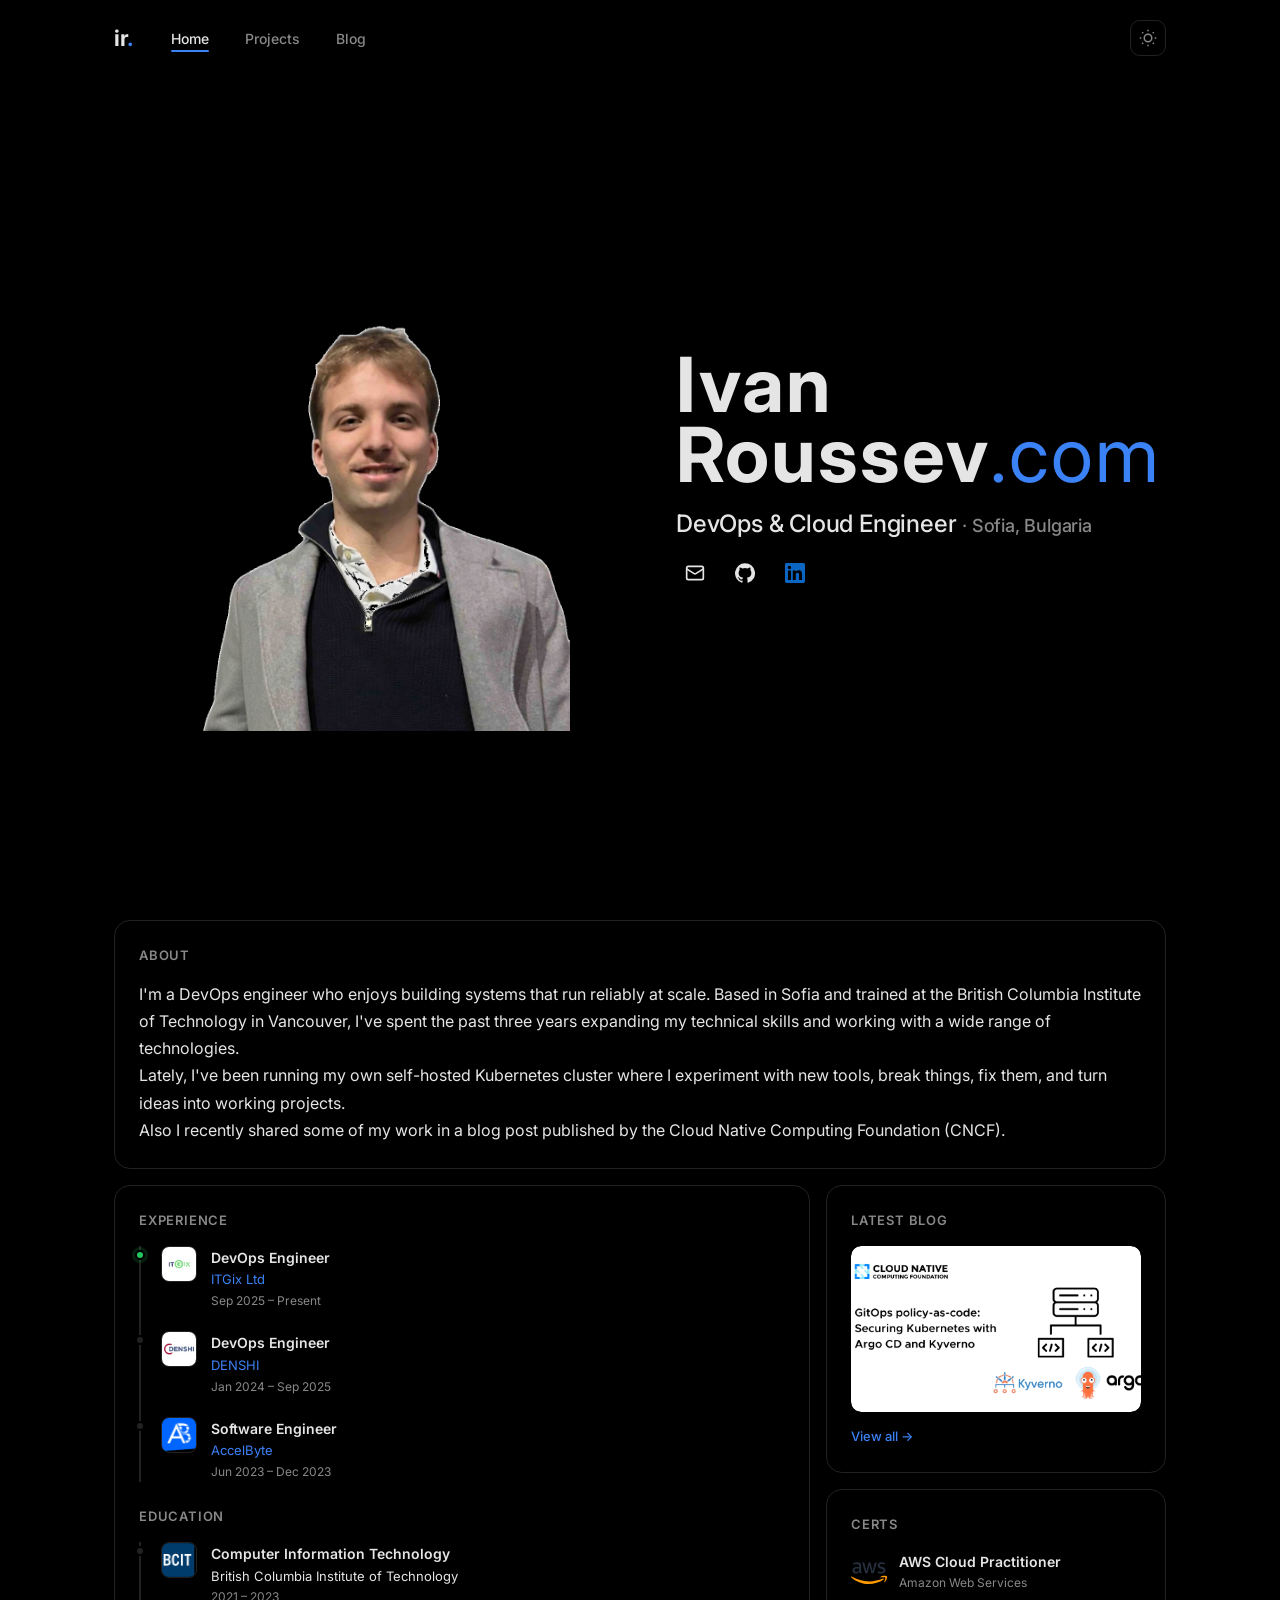
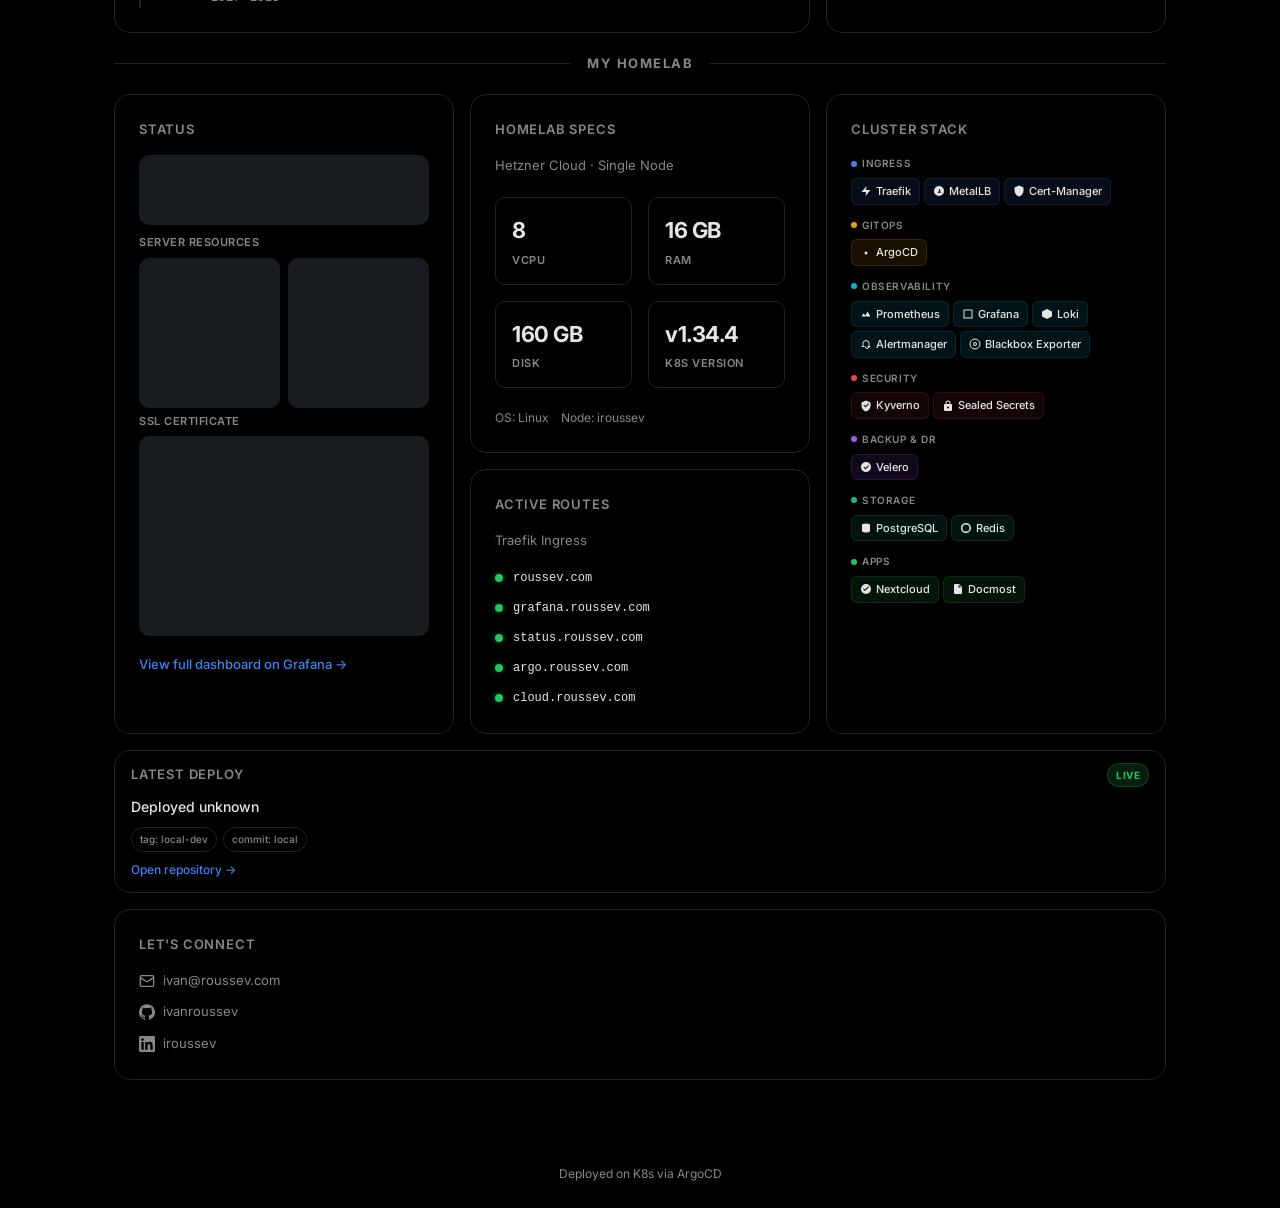
<file: index.html>
<!DOCTYPE html>
<html lang="en">
<head>
    <meta charset="UTF-8">
    <meta name="viewport" content="width=device-width, initial-scale=1.0">
    <title>Ivan Roussev — DevOps Engineer</title>
        <meta name="description" content="Ivan Roussev is a DevOps and infrastructure engineer building scalable production systems, GitOps workflows, and self-hosted Kubernetes platforms.">
        <meta name="robots" content="index,follow,max-image-preview:large">
        <link rel="canonical" href="https://roussev.com/">

        <meta property="og:type" content="website">
        <meta property="og:url" content="https://roussev.com/">
        <meta property="og:title" content="Ivan Roussev — DevOps Engineer">
        <meta property="og:description" content="DevOps and infrastructure engineer building scalable production systems, GitOps workflows, and self-hosted Kubernetes platforms.">
        <meta property="og:image" content="https://roussev.com/ivan-pfp.jpg">
        <meta property="og:site_name" content="Ivan Roussev">

        <meta name="twitter:card" content="summary_large_image">
        <meta name="twitter:title" content="Ivan Roussev — DevOps Engineer">
        <meta name="twitter:description" content="DevOps and infrastructure engineer building scalable production systems and self-hosted Kubernetes platforms.">
        <meta name="twitter:image" content="https://roussev.com/ivan-pfp.jpg">

    <link rel="icon" type="image/svg+xml" href="/favicon.svg">
    <link rel="preconnect" href="https://fonts.googleapis.com">
    <link rel="preconnect" href="https://fonts.gstatic.com" crossorigin>
    <script>
        (function () {
            try {
                if (localStorage.getItem('theme') === 'light') {
                    document.documentElement.setAttribute('data-theme', 'light');
                }
            } catch (e) {}
        })();
    </script>
        <link rel="preload" as="image" href="/pfp-no-bg.png" fetchpriority="high">
    <link href="https://fonts.googleapis.com/css2?family=Inter:wght@300;400;500;600;700&display=swap" rel="stylesheet">
    <link rel="stylesheet" href="/style.css">
        <script type="application/ld+json">
        {
            "@context": "https://schema.org",
            "@type": "Person",
            "name": "Ivan Roussev",
            "url": "https://roussev.com/",
            "jobTitle": "DevOps Engineer",
            "email": "mailto:ivan@roussev.com",
            "sameAs": [
                "https://github.com/ivanroussev",
                "https://linkedin.com/in/iroussev"
            ]
        }
        </script>
</head>
<body class="home-page">
        <a href="#main-content" class="skip-link">Skip to content</a>
    <header class="site-header">
        <a href="/" class="logo">ir<span class="logo-dot">.</span></a>
        <nav class="nav">
                        <a href="/" class="nav-link active" aria-current="page">Home</a>
            <a href="/projects" class="nav-link">Projects</a>
            <a href="/blogs" class="nav-link">Blog</a>
        </nav>
        <button class="theme-toggle" onclick="toggleTheme()" aria-label="Toggle theme">
            <svg class="icon-sun" width="18" height="18" viewBox="0 0 24 24" fill="none" stroke="currentColor" stroke-width="2"><circle cx="12" cy="12" r="5"/><path d="M12 1v2M12 21v2M4.22 4.22l1.42 1.42M18.36 18.36l1.42 1.42M1 12h2M21 12h2M4.22 19.78l1.42-1.42M18.36 5.64l1.42-1.42"/></svg>
            <svg class="icon-moon" width="18" height="18" viewBox="0 0 24 24" fill="none" stroke="currentColor" stroke-width="2"><path d="M21 12.79A9 9 0 1 1 11.21 3 7 7 0 0 0 21 12.79z"/></svg>
        </button>
    </header>

    <section class="hero-profile" aria-label="Profile">
        <div class="hero-bg-shape hero-bg-shape-one" aria-hidden="true"></div>
        <div class="hero-bg-shape hero-bg-shape-two" aria-hidden="true"></div>
        <div class="hero-profile-photo hero-photo-reveal">
            <div class="avatar-frame">
                <img src="/pfp-no-bg.png" alt="Ivan Roussev" class="avatar" width="880" height="1168" loading="eager" decoding="async" fetchpriority="high">
            </div>
        </div>
        <div class="hero-profile-content">
            <h1 class="profile-name hero-reveal">Ivan Roussev<span class="name-tld">.com</span></h1>
            <p class="profile-value hero-reveal hero-reveal-delay-1">DevOps & Cloud Engineer <span class="profile-location">· Sofia, Bulgaria</span></p>
            <div class="hero-actions hero-reveal hero-reveal-delay-2">
                <div class="social-row">
                    <a href="mailto:ivan@roussev.com" class="social-link social-link-email" aria-label="Email" title="Email">
                        <svg width="18" height="18" viewBox="0 0 24 24" fill="none" stroke="currentColor" stroke-width="2"><rect x="2" y="4" width="20" height="16" rx="2"/><path d="m22 7-8.97 5.7a1.94 1.94 0 0 1-2.06 0L2 7"/></svg>
                    </a>
                    <a href="https://github.com/ivanroussev" target="_blank" rel="noopener" class="social-link social-link-github" aria-label="GitHub" title="GitHub">
                        <svg width="18" height="18" viewBox="0 0 24 24" fill="currentColor"><path d="M12 .3a12 12 0 0 0-3.8 23.38c.6.1.82-.26.82-.58v-2.02c-3.34.73-4.04-1.61-4.04-1.61a3.18 3.18 0 0 0-1.34-1.76c-1.08-.74.08-.73.08-.73a2.52 2.52 0 0 1 1.84 1.24 2.56 2.56 0 0 0 3.5 1 2.56 2.56 0 0 1 .76-1.6c-2.67-.3-5.47-1.33-5.47-5.93a4.64 4.64 0 0 1 1.24-3.22 4.3 4.3 0 0 1 .12-3.18s1-.32 3.3 1.23a11.38 11.38 0 0 1 6 0c2.28-1.55 3.28-1.23 3.28-1.23a4.3 4.3 0 0 1 .12 3.18 4.64 4.64 0 0 1 1.24 3.22c0 4.61-2.8 5.63-5.48 5.92a2.86 2.86 0 0 1 .82 2.22v3.29c0 .32.22.7.82.58A12 12 0 0 0 12 .3"/></svg>
                    </a>
                    <a href="https://linkedin.com/in/iroussev" target="_blank" rel="noopener" class="social-link social-link-linkedin" aria-label="LinkedIn" title="LinkedIn">
                        <svg width="18" height="18" viewBox="0 0 24 24" fill="currentColor"><path d="M20.45 20.45h-3.55v-5.57c0-1.33-.02-3.04-1.85-3.04-1.85 0-2.14 1.45-2.14 2.94v5.67H9.36V9h3.41v1.56h.05a3.74 3.74 0 0 1 3.37-1.85c3.6 0 4.27 2.37 4.27 5.46v6.28zM5.34 7.43a2.06 2.06 0 1 1 0-4.12 2.06 2.06 0 0 1 0 4.12zM7.12 20.45H3.56V9h3.56v11.45zM22.22 0H1.77A1.75 1.75 0 0 0 0 1.73v20.54A1.75 1.75 0 0 0 1.77 24h20.45A1.75 1.75 0 0 0 24 22.27V1.73A1.75 1.75 0 0 0 22.22 0z"/></svg>
                    </a>
                </div>
            </div>
        </div>
    </section>

    <main id="main-content" class="bento-grid">

        <section class="tile tile-about" aria-label="About">
            <h2>About</h2>
            <p>I'm a DevOps engineer who enjoys building systems that run reliably at scale. Based in Sofia and trained at the British Columbia Institute of Technology in Vancouver, I've spent the past three years expanding my technical skills and working with a wide range of technologies.</p>
            <p>Lately, I've been running my own self-hosted Kubernetes cluster where I experiment with new tools, break things, fix them, and turn ideas into working projects.</p>
            <p>Also I recently shared some of my work in a blog post published by the Cloud Native Computing Foundation (CNCF).</p>
        </section>

        <section class="tile tile-release" aria-label="Latest deployment">
            <div class="release-head">
                <h2>Latest Deploy</h2>
                <span class="release-live">Live</span>
            </div>
            <p class="release-time" id="deploy-time-text" aria-live="polite">Loading deploy details...</p>
            <div class="release-chips">
                <a id="deploy-tag-link" class="release-chip" href="#" target="_blank" rel="noopener">tag: --</a>
                <a id="deploy-commit-link" class="release-chip" href="#" target="_blank" rel="noopener">commit: --</a>
            </div>
            <a id="deploy-repo-link" class="tile-link" href="#" target="_blank" rel="noopener">Open repository →</a>
        </section>

        <section class="tile tile-experience" aria-label="Experience & Education">
            <h2>Experience</h2>
            <div class="timeline">
                <div class="timeline-item">
                    <span class="timeline-dot current"></span>
                    <img src="/icons/itgixltd_logo.jpeg" alt="ITGix" class="timeline-logo">
                    <div>
                        <p class="timeline-role">DevOps Engineer</p>
                        <p class="timeline-company"><a href="https://itgix.com/">ITGix Ltd</a></p>
                        <p class="timeline-date">Sep 2025 – Present</p>
                    </div>
                </div>
                <div class="timeline-item">
                    <span class="timeline-dot"></span>
                    <img src="/icons/denshi-logo.jpeg" alt="DENSHI" class="timeline-logo">
                    <div>
                        <p class="timeline-role">DevOps Engineer</p>
                        <p class="timeline-company"><a href="https://www.denshi.bg/">DENSHI</a></p>
                        <p class="timeline-date">Jan 2024 – Sep 2025</p>
                    </div>
                </div>
                <div class="timeline-item">
                    <span class="timeline-dot"></span>
                    <img src="/icons/accelbyte.png" alt="AccelByte" class="timeline-logo">
                    <div>
                        <p class="timeline-role">Software Engineer</p>
                        <p class="timeline-company"><a href="https://accelbyte.io/">AccelByte</a></p>
                        <p class="timeline-date">Jun 2023 – Dec 2023</p>
                    </div>
                </div>
            </div>
            <h2 style="margin-top: 24px;">Education</h2>
            <div class="timeline">
                <div class="timeline-item">
                    <span class="timeline-dot"></span>
                    <img src="/icons/BCIT_logo.svg.png" alt="BCIT" class="timeline-logo">
                    <div>
                        <p class="timeline-role">Computer Information Technology</p>
                        <p class="timeline-company">British Columbia Institute of Technology</p>
                        <p class="timeline-date">2021 – 2023</p>
                    </div>
                </div>
            </div>
        </section>

        <section class="tile tile-blog" aria-label="Latest Blog">
            <h2>Latest Blog</h2>
            <a href="https://www.cncf.io/blog/2026/04/02/gitops-policy-as-code-securing-kubernetes-with-argo-cd-and-kyverno/" target="_blank" rel="noopener" class="blog-card">
                <img src="/cncf-blog.png" alt="GitOps policy-as-code: Securing Kubernetes with Argo CD and Kyverno" class="blog-card-img" loading="lazy" width="1800" height="945">
            </a>
            <a href="/blogs" class="tile-link">View all →</a>
        </section>

        <section class="tile tile-certs" aria-label="Certifications">
            <h2>Certs</h2>
            <a href="https://www.credly.com/badges/6144fc56-ef0e-4da1-af6d-7025732199f7/linked_in_profile" target="_blank" rel="noopener" class="cert-badge">
                <img src="/icons8-aws.svg" alt="AWS" class="cert-aws-icon" width="36" height="36">
                <div>
                    <p class="cert-name">AWS Cloud Practitioner</p>
                    <p class="cert-issuer">Amazon Web Services</p>
                </div>
            </a>
        </section>

        <div class="section-divider" aria-hidden="true">
            <span class="section-divider-text">My Homelab</span>
        </div>

        <section class="tile tile-status" aria-label="Status Dashboard">
            <h2>Status</h2>
            <div class="grafana-uptime">
                <iframe src="https://grafana.roussev.com/d-solo/roussev-status-page/roussev-com-status-page?orgId=1&panelId=1&theme=dark&refresh=30s" title="Overall Uptime"></iframe>
            </div>
            <p class="status-section-label">Server Resources</p>
            <div class="grafana-gauges">
                <div class="grafana-gauge">
                    <iframe src="https://grafana.roussev.com/d-solo/roussev-status-page/roussev-com-status-page?orgId=1&panelId=10&theme=dark&refresh=30s" title="CPU Usage"></iframe>
                </div>
                <div class="grafana-gauge">
                    <iframe src="https://grafana.roussev.com/d-solo/roussev-status-page/roussev-com-status-page?orgId=1&panelId=11&theme=dark&refresh=30s" title="Memory Usage"></iframe>
                </div>
            </div>
            <p class="status-section-label">SSL Certificate</p>
            <div class="ssl-embed">
                <iframe src="https://grafana.roussev.com/d-solo/ssl-cert-expiry/ssl-certificate-expiry?orgId=1&theme=dark&refresh=30s&panelId=1" title="SSL Certificate Expiry"></iframe>
            </div>
            <a href="https://grafana.roussev.com/d/roussev-status-page/roussev-com-status-page" target="_blank" rel="noopener" class="tile-link">View full dashboard on Grafana →</a>
        </section>

        <section class="tile tile-specs" aria-label="Homelab Specs">
            <h2>Homelab Specs</h2>
            <span class="specs-provider">Hetzner Cloud · Single Node</span>
            <div class="specs-grid">
                <div class="specs-item">
                    <span class="specs-value">8</span>
                    <span class="specs-label">vCPU</span>
                </div>
                <div class="specs-item">
                    <span class="specs-value">16 GB</span>
                    <span class="specs-label">RAM</span>
                </div>
                <div class="specs-item">
                    <span class="specs-value">160 GB</span>
                    <span class="specs-label">Disk</span>
                </div>
                <div class="specs-item">
                    <span class="specs-value">v1.34.4</span>
                    <span class="specs-label">K8s Version</span>
                </div>
            </div>
            <div class="specs-meta">
                <span>OS: Linux</span>
                <span>Node: iroussev</span>
            </div>
        </section>

        <section class="tile tile-routes" aria-label="Active Routes">
            <h2>Active Routes</h2>
            <span class="routes-provider">Traefik Ingress</span>
            <ul class="routes-list">
                <li class="routes-item">
                    <span class="routes-dot"></span>
                    <a href="https://roussev.com" target="_blank" rel="noopener">roussev.com</a>
                </li>
                <li class="routes-item">
                    <span class="routes-dot"></span>
                    <a href="https://grafana.roussev.com" target="_blank" rel="noopener">grafana.roussev.com</a>
                </li>
                <li class="routes-item">
                    <span class="routes-dot"></span>
                    <a href="https://status.roussev.com" target="_blank" rel="noopener">status.roussev.com</a>
                </li>
                <li class="routes-item">
                    <span class="routes-dot"></span>
                    <a href="https://argo.roussev.com" target="_blank" rel="noopener">argo.roussev.com</a>
                </li>
                <li class="routes-item">
                    <span class="routes-dot"></span>
                    <a href="https://cloud.roussev.com" target="_blank" rel="noopener">cloud.roussev.com</a>
                </li>
            </ul>
        </section>

        <section class="tile tile-stack" aria-label="Cluster Stack">
            <h2>Cluster Stack</h2>
            <div class="stack-group">
                <span class="stack-group-label"><span class="stack-dot" style="background: #3b82f6"></span>Ingress</span>
                <div class="stack-chips">
                    <span class="stack-chip stack-chip--blue"><svg width="12" height="12" viewBox="0 0 24 24" fill="currentColor" aria-hidden="true"><path d="M13 2L3 14h9l-1 8 10-12h-9l1-8z"/></svg>Traefik</span>
                    <span class="stack-chip stack-chip--blue"><svg width="12" height="12" viewBox="0 0 24 24" fill="currentColor" aria-hidden="true"><path d="M12 2a10 10 0 1 0 0 20 10 10 0 0 0 0-20zm-1 14H9l3-4.5V8h2v3.5L17 16h-2l-2-3v3h-2z"/></svg>MetalLB</span>
                    <span class="stack-chip stack-chip--blue"><svg width="12" height="12" viewBox="0 0 24 24" fill="currentColor" aria-hidden="true"><path d="M12 1L3 5v6c0 5.55 3.84 10.74 9 12 5.16-1.26 9-6.45 9-12V5l-9-4z"/></svg>Cert-Manager</span>
                </div>
            </div>
            <div class="stack-group">
                <span class="stack-group-label"><span class="stack-dot" style="background: #f59e0b"></span>GitOps</span>
                <div class="stack-chips">
                    <span class="stack-chip stack-chip--orange"><svg width="12" height="12" viewBox="0 0 24 24" fill="currentColor" aria-hidden="true"><circle cx="12" cy="12" r="3"/><path d="M12 2v4m0 12v4M4.93 4.93l2.83 2.83m8.48 8.48l2.83 2.83M2 12h4m12 0h4M4.93 19.07l2.83-2.83m8.48-8.48l2.83-2.83"/></svg>ArgoCD</span>
                </div>
            </div>
            <div class="stack-group">
                <span class="stack-group-label"><span class="stack-dot" style="background: #06b6d4"></span>Observability</span>
                <div class="stack-chips">
                    <span class="stack-chip stack-chip--cyan"><svg width="12" height="12" viewBox="0 0 24 24" fill="currentColor" aria-hidden="true"><path d="M3 17l4-6 4 4 4-8 6 10H3z"/></svg>Prometheus</span>
                    <span class="stack-chip stack-chip--cyan"><svg width="12" height="12" viewBox="0 0 24 24" fill="currentColor" aria-hidden="true"><path d="M3 3h18v18H3V3zm2 2v14h14V5H7z"/></svg>Grafana</span>
                    <span class="stack-chip stack-chip--cyan"><svg width="12" height="12" viewBox="0 0 24 24" fill="currentColor" aria-hidden="true"><path d="M12 2L2 7v10l10 5 10-5V7L12 2z"/></svg>Loki</span>
                    <span class="stack-chip stack-chip--cyan"><svg width="12" height="12" viewBox="0 0 24 24" fill="none" stroke="currentColor" stroke-width="2" aria-hidden="true"><path d="M15 17h5l-1.4-1.4A2 2 0 0 1 18 14.2V11a6 6 0 1 0-12 0v3.2c0 .5-.2 1-.6 1.4L4 17h5m2 0v1a3 3 0 0 0 6 0v-1"/></svg>Alertmanager</span>
                    <span class="stack-chip stack-chip--cyan"><svg width="12" height="12" viewBox="0 0 24 24" fill="none" stroke="currentColor" stroke-width="2" aria-hidden="true"><circle cx="12" cy="12" r="10"/><circle cx="12" cy="12" r="3"/></svg>Blackbox Exporter</span>
                </div>
            </div>
            <div class="stack-group">
                <span class="stack-group-label"><span class="stack-dot" style="background: #ef4444"></span>Security</span>
                <div class="stack-chips">
                    <span class="stack-chip stack-chip--red"><svg width="12" height="12" viewBox="0 0 24 24" fill="currentColor" aria-hidden="true"><path d="M12 1L3 5v6c0 5.55 3.84 10.74 9 12 5.16-1.26 9-6.45 9-12V5l-9-4zm-1 14l-4-4 1.4-1.4L11 12.2l5.6-5.6L18 8l-7 7z"/></svg>Kyverno</span>
                    <span class="stack-chip stack-chip--red"><svg width="12" height="12" viewBox="0 0 24 24" fill="currentColor" aria-hidden="true"><path d="M18 8h-1V6A5 5 0 0 0 7 6v2H6a2 2 0 0 0-2 2v10a2 2 0 0 0 2 2h12a2 2 0 0 0 2-2V10a2 2 0 0 0-2-2zM9 6a3 3 0 0 1 6 0v2H9V6zm3 11a2 2 0 1 1 0-4 2 2 0 0 1 0 4z"/></svg>Sealed Secrets</span>
                </div>
            </div>
            <div class="stack-group">
                <span class="stack-group-label"><span class="stack-dot" style="background: #a855f7"></span>Backup & DR</span>
                <div class="stack-chips">
                    <span class="stack-chip stack-chip--purple"><svg width="12" height="12" viewBox="0 0 24 24" fill="currentColor" aria-hidden="true"><path d="M12 2C6.48 2 2 6.48 2 12s4.48 10 10 10 10-4.48 10-10S17.52 2 12 2zm-1 15l-4-4 1.4-1.4L11 14.2l5.6-5.6L18 10l-7 7z"/></svg>Velero</span>
                </div>
            </div>
            <div class="stack-group">
                <span class="stack-group-label"><span class="stack-dot" style="background: #14b8a6"></span>Storage</span>
                <div class="stack-chips">
                    <span class="stack-chip stack-chip--teal"><svg width="12" height="12" viewBox="0 0 24 24" fill="currentColor" aria-hidden="true"><ellipse cx="12" cy="6" rx="8" ry="3"/><path d="M4 6v6c0 1.66 3.58 3 8 3s8-1.34 8-3V6M4 12v6c0 1.66 3.58 3 8 3s8-1.34 8-3v-6"/></svg>PostgreSQL</span>
                    <span class="stack-chip stack-chip--teal"><svg width="12" height="12" viewBox="0 0 24 24" fill="currentColor" aria-hidden="true"><path d="M12 2C6.48 2 2 6.48 2 12s4.48 10 10 10 10-4.48 10-10S17.52 2 12 2zm0 3a7 7 0 0 1 0 14 7 7 0 0 1 0-14z"/></svg>Redis</span>
                </div>
            </div>
            <div class="stack-group">
                <span class="stack-group-label"><span class="stack-dot" style="background: #22c55e"></span>Apps</span>
                <div class="stack-chips">
                    <span class="stack-chip stack-chip--green"><svg width="12" height="12" viewBox="0 0 24 24" fill="currentColor" aria-hidden="true"><path d="M12 2a10 10 0 1 0 0 20 10 10 0 0 0 0-20zm-2 14l-4-4 1.4-1.4L10 13.2l6.6-6.6L18 8l-8 8z"/></svg>Nextcloud</span>
                    <span class="stack-chip stack-chip--green"><svg width="12" height="12" viewBox="0 0 24 24" fill="currentColor" aria-hidden="true"><path d="M14 2H6a2 2 0 0 0-2 2v16a2 2 0 0 0 2 2h12a2 2 0 0 0 2-2V8l-6-6zm-1 9V3.5L18.5 9H13z"/></svg>Docmost</span>
                </div>
            </div>
        </section>

        <section class="tile tile-contact" aria-label="Contact">
            <h2>Let's connect</h2>
            <div class="contact-links">
                <a href="mailto:ivan@roussev.com" class="contact-link">
                    <svg width="16" height="16" viewBox="0 0 24 24" fill="none" stroke="currentColor" stroke-width="2"><rect x="2" y="4" width="20" height="16" rx="2"/><path d="m22 7-8.97 5.7a1.94 1.94 0 0 1-2.06 0L2 7"/></svg>
                    ivan@roussev.com
                </a>
                <a href="https://github.com/ivanroussev" target="_blank" rel="noopener" class="contact-link">
                    <svg width="16" height="16" viewBox="0 0 24 24" fill="currentColor"><path d="M12 .3a12 12 0 0 0-3.8 23.38c.6.1.82-.26.82-.58v-2.02c-3.34.73-4.04-1.61-4.04-1.61a3.18 3.18 0 0 0-1.34-1.76c-1.08-.74.08-.73.08-.73a2.52 2.52 0 0 1 1.84 1.24 2.56 2.56 0 0 0 3.5 1 2.56 2.56 0 0 1 .76-1.6c-2.67-.3-5.47-1.33-5.47-5.93a4.64 4.64 0 0 1 1.24-3.22 4.3 4.3 0 0 1 .12-3.18s1-.32 3.3 1.23a11.38 11.38 0 0 1 6 0c2.28-1.55 3.28-1.23 3.28-1.23a4.3 4.3 0 0 1 .12 3.18 4.64 4.64 0 0 1 1.24 3.22c0 4.61-2.8 5.63-5.48 5.92a2.86 2.86 0 0 1 .82 2.22v3.29c0 .32.22.7.82.58A12 12 0 0 0 12 .3"/></svg>
                    ivanroussev
                </a>
                <a href="https://linkedin.com/in/iroussev" target="_blank" rel="noopener" class="contact-link">
                    <svg width="16" height="16" viewBox="0 0 24 24" fill="currentColor"><path d="M20.45 20.45h-3.55v-5.57c0-1.33-.02-3.04-1.85-3.04-1.85 0-2.14 1.45-2.14 2.94v5.67H9.36V9h3.41v1.56h.05a3.74 3.74 0 0 1 3.37-1.85c3.6 0 4.27 2.37 4.27 5.46v6.28zM5.34 7.43a2.06 2.06 0 1 1 0-4.12 2.06 2.06 0 0 1 0 4.12zM7.12 20.45H3.56V9h3.56v11.45zM22.22 0H1.77A1.75 1.75 0 0 0 0 1.73v20.54A1.75 1.75 0 0 0 1.77 24h20.45A1.75 1.75 0 0 0 24 22.27V1.73A1.75 1.75 0 0 0 22.22 0z"/></svg>
                    iroussev
                </a>
            </div>
        </section>

    </main>

    <footer class="site-footer">
        <p>Deployed on K8s via ArgoCD</p>
    </footer>

    <script src="/script.js" defer></script>
</body>
</html>
</file>
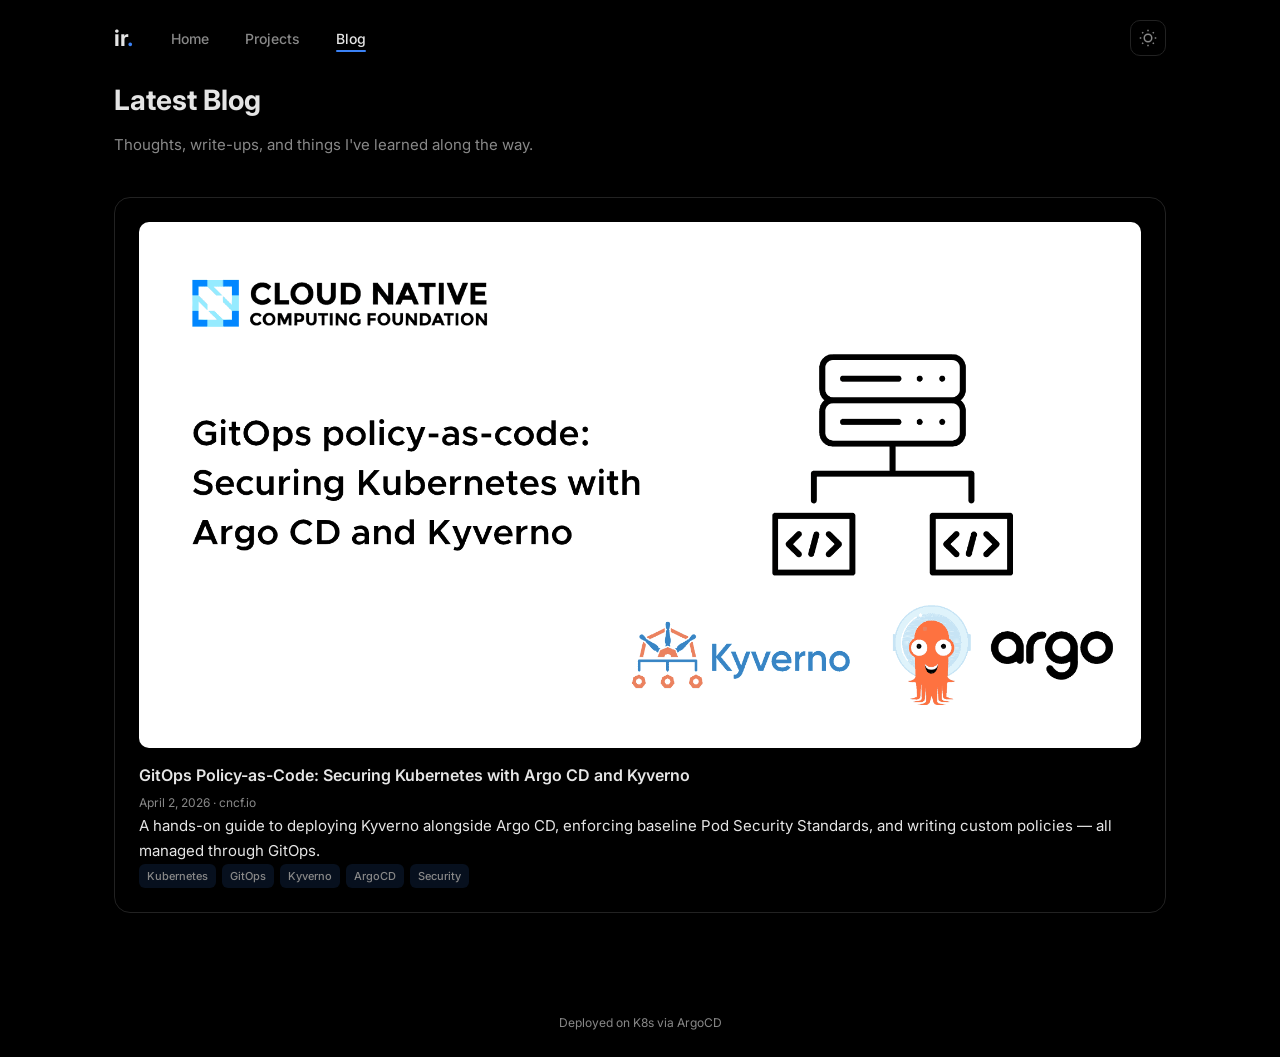
<file: blogs.html>
<!DOCTYPE html>
<html lang="en">
<head>
    <meta charset="UTF-8">
    <meta name="viewport" content="width=device-width, initial-scale=1.0">
    <title>Ivan Roussev — Blog</title>
    <meta name="description" content="Blog posts by Ivan Roussev about infrastructure, DevOps, Kubernetes, GitOps, and production operations.">
    <meta name="robots" content="index,follow,max-image-preview:large">
    <link rel="canonical" href="https://roussev.com/blogs">

    <meta property="og:type" content="website">
    <meta property="og:url" content="https://roussev.com/blogs">
    <meta property="og:title" content="Ivan Roussev — Blog">
    <meta property="og:description" content="Infrastructure and DevOps articles by Ivan Roussev.">
    <meta property="og:image" content="https://roussev.com/ivan-pfp.jpg">

    <meta name="twitter:card" content="summary_large_image">
    <meta name="twitter:title" content="Ivan Roussev — Blog">
    <meta name="twitter:description" content="Infrastructure and DevOps articles by Ivan Roussev.">
    <meta name="twitter:image" content="https://roussev.com/ivan-pfp.jpg">

    <link rel="icon" type="image/svg+xml" href="/favicon.svg">
    <link rel="preconnect" href="https://fonts.googleapis.com">
    <link rel="preconnect" href="https://fonts.gstatic.com" crossorigin>
    <script>
        (function () {
            try {
                if (localStorage.getItem('theme') === 'light') {
                    document.documentElement.setAttribute('data-theme', 'light');
                }
            } catch (e) {}
        })();
    </script>
    <link href="https://fonts.googleapis.com/css2?family=Inter:wght@300;400;500;600;700&display=swap" rel="stylesheet">
    <link rel="stylesheet" href="/style.css">
</head>
<body>
    <a href="#main-content" class="skip-link">Skip to content</a>
    <header class="site-header">
        <a href="/" class="logo">ir<span class="logo-dot">.</span></a>
        <nav class="nav">
            <a href="/" class="nav-link">Home</a>
            <a href="/projects" class="nav-link">Projects</a>
            <a href="/blogs" class="nav-link active" aria-current="page">Blog</a>
        </nav>
        <button class="theme-toggle" onclick="toggleTheme()" aria-label="Toggle theme">
            <svg class="icon-sun" width="18" height="18" viewBox="0 0 24 24" fill="none" stroke="currentColor" stroke-width="2"><circle cx="12" cy="12" r="5"/><path d="M12 1v2M12 21v2M4.22 4.22l1.42 1.42M18.36 18.36l1.42 1.42M1 12h2M21 12h2M4.22 19.78l1.42-1.42M18.36 5.64l1.42-1.42"/></svg>
            <svg class="icon-moon" width="18" height="18" viewBox="0 0 24 24" fill="none" stroke="currentColor" stroke-width="2"><path d="M21 12.79A9 9 0 1 1 11.21 3 7 7 0 0 0 21 12.79z"/></svg>
        </button>
    </header>

    <div class="page-header">
        <h1>Latest Blog</h1>
        <p>Thoughts, write-ups, and things I've learned along the way.</p>
    </div>

    <main id="main-content" class="page-content">
        <!-- Add new posts at the top -->
        <div class="blog-entry">
            <a href="https://www.cncf.io/blog/2026/04/02/gitops-policy-as-code-securing-kubernetes-with-argo-cd-and-kyverno/" target="_blank" rel="noopener" class="blog-entry-link">
                <img src="/cncf-blog.png" alt="GitOps policy-as-code: Securing Kubernetes with Argo CD and Kyverno" class="blog-entry-img" loading="lazy" width="1800" height="945">
                <h3>GitOps Policy-as-Code: Securing Kubernetes with Argo CD and Kyverno</h3>
                <p class="blog-date">April 2, 2026 · cncf.io</p>
                <p>A hands-on guide to deploying Kyverno alongside Argo CD, enforcing baseline Pod Security Standards, and writing custom policies — all managed through GitOps.</p>
                <div class="project-tags">
                    <span class="tag">Kubernetes</span>
                    <span class="tag">GitOps</span>
                    <span class="tag">Kyverno</span>
                    <span class="tag">ArgoCD</span>
                    <span class="tag">Security</span>
                </div>
            </a>
        </div>
    </main>

    <footer class="site-footer">
        <p>Deployed on K8s via ArgoCD</p>
    </footer>

    <script src="/script.js" defer></script>
</body>
</html>
</file>
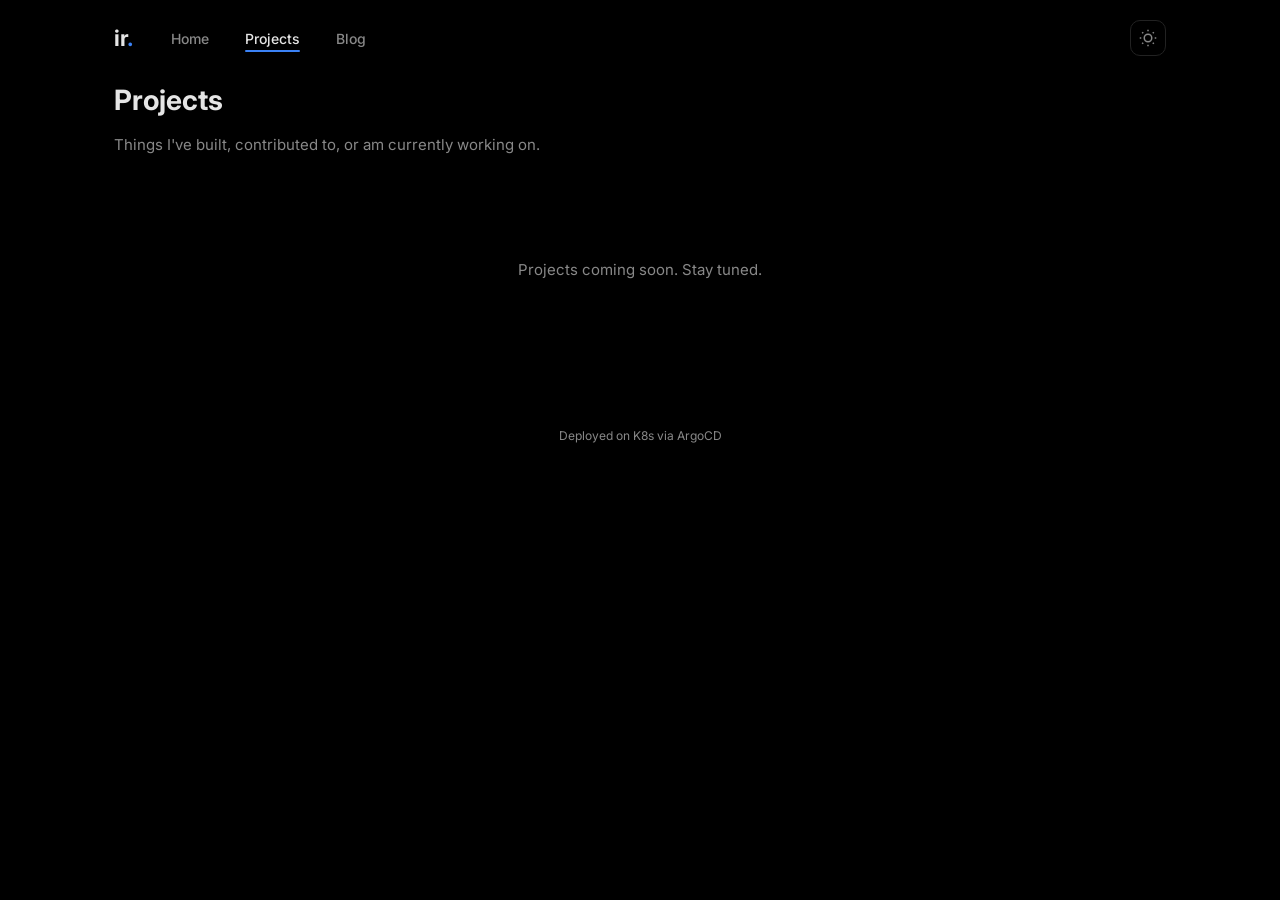
<file: projects.html>
<!DOCTYPE html>
<html lang="en">
<head>
    <meta charset="UTF-8">
    <meta name="viewport" content="width=device-width, initial-scale=1.0">
    <title>Ivan Roussev — Projects</title>
    <meta name="description" content="Projects by Ivan Roussev: infrastructure, DevOps, Kubernetes, GitOps, and platform engineering work.">
    <meta name="robots" content="index,follow,max-image-preview:large">
    <link rel="canonical" href="https://roussev.com/projects">

    <meta property="og:type" content="website">
    <meta property="og:url" content="https://roussev.com/projects">
    <meta property="og:title" content="Ivan Roussev — Projects">
    <meta property="og:description" content="Infrastructure and DevOps projects by Ivan Roussev.">
    <meta property="og:image" content="https://roussev.com/ivan-pfp.jpg">

    <meta name="twitter:card" content="summary_large_image">
    <meta name="twitter:title" content="Ivan Roussev — Projects">
    <meta name="twitter:description" content="Infrastructure and DevOps projects by Ivan Roussev.">
    <meta name="twitter:image" content="https://roussev.com/ivan-pfp.jpg">

    <link rel="icon" type="image/svg+xml" href="/favicon.svg">
    <link rel="preconnect" href="https://fonts.googleapis.com">
    <link rel="preconnect" href="https://fonts.gstatic.com" crossorigin>
    <script>
        (function () {
            try {
                if (localStorage.getItem('theme') === 'light') {
                    document.documentElement.setAttribute('data-theme', 'light');
                }
            } catch (e) {}
        })();
    </script>
    <link href="https://fonts.googleapis.com/css2?family=Inter:wght@300;400;500;600;700&display=swap" rel="stylesheet">
    <link rel="stylesheet" href="/style.css">
</head>
<body>
    <a href="#main-content" class="skip-link">Skip to content</a>
    <header class="site-header">
        <a href="/" class="logo">ir<span class="logo-dot">.</span></a>
        <nav class="nav">
            <a href="/" class="nav-link">Home</a>
            <a href="/projects" class="nav-link active" aria-current="page">Projects</a>
            <a href="/blogs" class="nav-link">Blog</a>
        </nav>
        <button class="theme-toggle" onclick="toggleTheme()" aria-label="Toggle theme">
            <svg class="icon-sun" width="18" height="18" viewBox="0 0 24 24" fill="none" stroke="currentColor" stroke-width="2"><circle cx="12" cy="12" r="5"/><path d="M12 1v2M12 21v2M4.22 4.22l1.42 1.42M18.36 18.36l1.42 1.42M1 12h2M21 12h2M4.22 19.78l1.42-1.42M18.36 5.64l1.42-1.42"/></svg>
            <svg class="icon-moon" width="18" height="18" viewBox="0 0 24 24" fill="none" stroke="currentColor" stroke-width="2"><path d="M21 12.79A9 9 0 1 1 11.21 3 7 7 0 0 0 21 12.79z"/></svg>
        </button>
    </header>

    <div class="page-header">
        <h1>Projects</h1>
        <p>Things I've built, contributed to, or am currently working on.</p>
    </div>

    <main id="main-content" class="page-content">
        <div style="text-align: center; padding: 60px 0; color: var(--text-muted);">
            <p>Projects coming soon. Stay tuned.</p>
        </div>
    </main>

    <footer class="site-footer">
        <p>Deployed on K8s via ArgoCD</p>
    </footer>

    <script src="/script.js" defer></script>
</body>
</html>
</file>
<file: style.css>
/* === RESET & BASE === */
*, *::before, *::after { box-sizing: border-box; margin: 0; padding: 0; }

:root {
    --bg: #000000;
    --bg-tile: #000000;
    --border: #222;
    --text: #e5e5e5;
    --text-muted: #888;
    --accent: #3b82f6;
    --accent-soft: rgba(59, 130, 246, 0.12);
    --green: #22c55e;
    --green-soft: rgba(34, 197, 94, 0.15);
    --radius: 16px;
    --radius-sm: 10px;
}

[data-theme="light"] {
    --bg: #ffffff;
    --bg-tile: #ffffff;
    --border: #e0e0e0;
    --text: #1a1a1a;
    --text-muted: #666;
    --accent: #2563eb;
    --accent-soft: rgba(37, 99, 235, 0.08);
    --green: #16a34a;
    --green-soft: rgba(22, 163, 74, 0.1);
}

html {
    overflow-y: scroll;
    scroll-behavior: smooth;
}
html:focus-within {
    scroll-behavior: smooth;
}
body {
    background: var(--bg);
    color: var(--text);
    font-family: 'Inter', -apple-system, BlinkMacSystemFont, 'Segoe UI', sans-serif;
    font-size: 15px;
    line-height: 1.68;
    -webkit-font-smoothing: antialiased;
    transition: none;
    position: relative;
}
html.theme-ready body {
    transition: background 0.3s, color 0.3s;
}
body::before {
    display: none;
}
body::after {
    display: none;
}
[data-theme="light"] body::before {
    display: none;
}
[data-theme="light"] body::after {
    display: none;
}
a { color: var(--accent); text-decoration: none; }
a:hover { text-decoration: underline; }

.skip-link {
    position: absolute;
    left: 16px;
    top: -48px;
    z-index: 1000;
    background: var(--accent);
    color: #fff;
    padding: 10px 12px;
    border-radius: 8px;
    font-size: 13px;
    font-weight: 600;
    text-decoration: none;
    transition: top 0.2s ease;
}
.skip-link:focus-visible {
    top: 12px;
}

a:focus-visible,
button:focus-visible,
[role="button"]:focus-visible {
    outline: 2px solid var(--accent);
    outline-offset: 2px;
    border-radius: 8px;
}

/* === HEADER === */
.site-header { max-width: 1100px; margin: 0 auto; padding: 20px 24px; display: flex; align-items: center; gap: 24px; }
.home-page .site-header {
    position: fixed;
    top: 0;
    left: 0;
    right: 0;
    z-index: 50;
    background: linear-gradient(to bottom, rgba(0,0,0,0.9), rgba(0,0,0,0));
    transition: background 0.25s ease, backdrop-filter 0.25s ease, border-color 0.25s ease;
}
[data-theme="light"] .home-page .site-header {
    background: linear-gradient(to bottom, rgba(255,255,255,0.92), rgba(255,255,255,0));
}
.home-page .site-header.scrolled {
    background: rgba(10, 10, 10, 0.58);
    backdrop-filter: blur(8px);
    border-bottom: 1px solid rgba(255, 255, 255, 0.08);
}
[data-theme="light"] .home-page .site-header.scrolled {
    background: rgba(248, 250, 252, 0.72);
    border-bottom-color: rgba(15, 23, 42, 0.08);
}
.logo { font-size: 22px; font-weight: 700; color: var(--text); text-decoration: none; letter-spacing: -0.5px; }
.logo-dot { color: var(--accent); }
.nav { display: flex; gap: 8px; }
.nav-link {
    position: relative;
    padding: 6px 14px;
    border-radius: 8px;
    font-size: 14px;
    font-weight: 500;
    color: var(--text-muted);
    text-decoration: none;
    transition: background 0.2s, color 0.2s;
}
.nav-link::after {
    content: '';
    position: absolute;
    left: 14px;
    right: 14px;
    bottom: 4px;
    height: 2px;
    border-radius: 999px;
    background: var(--accent);
    transform: scaleX(0);
    transform-origin: center;
    transition: transform 0.2s ease;
}
.nav-link:hover { color: var(--text); text-decoration: none; }
.nav-link:hover::after { transform: scaleX(1); }
.nav-link.active {
    color: var(--text);
    background: transparent;
    box-shadow: none;
}
.nav-link.active::after { transform: scaleX(1); }
.theme-toggle { margin-left: auto; background: var(--bg-tile); border: 1px solid var(--border); border-radius: 10px; padding: 8px; cursor: pointer; color: var(--text-muted); display: flex; align-items: center; transition: border-color 0.2s, color 0.2s; }
.theme-toggle:hover { color: var(--text); }
[data-theme="light"] .icon-sun { display: none; }
.icon-moon { display: none; }
[data-theme="light"] .icon-moon { display: block; }

/* === HERO PROFILE (OUTSIDE BENTO) === */
.hero-profile {
    max-width: 1100px;
    margin: 0 auto;
    padding: 0 24px;
    display: flex;
    align-items: center;
    justify-content: flex-start;
    gap: 42px;
    min-height: 100dvh;
    padding-top: 88px;
    padding-bottom: 46px;
    position: relative;
    isolation: isolate;
}
.hero-profile::before { display: none; }
[data-theme="light"] .hero-profile::before { display: none; }
.home-page {
}
.hero-bg-shape { display: none; }
.hero-profile-content { display: flex; flex-direction: column; align-items: flex-start; max-width: 640px; }
.hero-profile .social-row { justify-content: flex-start; gap: 12px; }
.hero-profile-photo {
    position: relative;
    transform: translateY(-10px);
}
.hero-profile-photo::before { display: none; }
.hero-scroll {
    position: absolute;
    bottom: 14px;
    left: 50%;
    transform: translateX(-50%);
    display: inline-flex;
    flex-direction: column;
    align-items: center;
    gap: 4px;
    color: var(--text-muted);
    font-size: 16px;
    line-height: 1;
    text-decoration: none;
    animation: heroBreathe 1.8s ease-in-out infinite;
}
.hero-scroll-arrow { font-size: 24px; line-height: 1; }
.hero-scroll-text { font-size: 11px; letter-spacing: 0.3px; text-transform: uppercase; font-weight: 600; }
.hero-scroll:hover { color: var(--accent); text-decoration: none; }
@keyframes heroBreathe {
    0%, 100% { transform: translateX(-50%) translateY(0); opacity: 0.65; }
    50% { transform: translateX(-50%) translateY(6px); opacity: 1; }
}

/* === BENTO GRID === */
.bento-grid {
    max-width: 1100px;
    margin: 0 auto;
    padding: 20px 24px 60px;
    display: grid;
    grid-template-columns: repeat(3, 1fr);
    gap: 16px;
    scroll-margin-top: 84px;
}
.bento-grid .tile { }

/* === TILE BASE === */
.tile { background: var(--bg-tile); border: 1px solid var(--border); border-radius: var(--radius); padding: 24px; transition: border-color 0.2s, transform 0.2s, background 0.3s; }
.tile:hover { transform: translateY(-2px); }
.tile h2 { font-size: 13px; font-weight: 600; text-transform: uppercase; letter-spacing: 0.8px; color: var(--text-muted); margin-bottom: 14px; }
.tile-desc { font-size: 13px; color: var(--text-muted); margin-bottom: 16px; }
.tile-footnote { font-size: 12px; color: var(--text-muted); margin-top: 12px; }
.tile-footnote a { color: var(--text-muted); }
.tile-footnote a:hover { color: var(--accent); }
.tile-link { display: inline-block; margin-top: 14px; font-size: 13px; font-weight: 500; color: var(--accent); }

/* === GRID LAYOUT === */
.tile-about { grid-column: 1 / 4; grid-row: 1; }
.tile-experience { grid-column: 1 / 3; grid-row: 2 / 4; }
.tile-blog { grid-column: 3; grid-row: 2; }
.tile-certs { grid-column: 3; grid-row: 3; }
.section-divider { grid-column: 1 / 4; grid-row: 4; display: flex; align-items: center; gap: 16px; padding: 4px 0; }
.section-divider::before, .section-divider::after { content: ''; flex: 1; height: 1px; background: var(--border); }
.section-divider-text { font-size: 13px; font-weight: 700; text-transform: uppercase; letter-spacing: 1.5px; color: var(--text-muted); white-space: nowrap; }
.tile-status { grid-column: 1; grid-row: 5 / 7; }
.tile-specs { grid-column: 2; grid-row: 5; }
.tile-routes { grid-column: 2; grid-row: 6; }
.tile-stack { grid-column: 3; grid-row: 5 / 7; }
.tile-release { grid-column: 1 / 4; grid-row: 7; }
.tile-contact { grid-column: 1 / 4; grid-row: 8; }

/* === PROFILE === */
.avatar-frame {
    width: 520px;
    height: 520px;
    margin: 0;
    padding: 0;
    border-radius: 20px;
    border: none;
    box-shadow: none;
    background: transparent;
    overflow: hidden;
}
.avatar {
    width: 100%;
    height: 100%;
    border-radius: 20px;
    border: none;
    object-fit: contain;
    display: block;
}
.hero-profile-photo:hover .avatar-frame {
    transform: none;
    box-shadow: none;
}
.profile-name {
    font-size: clamp(48px, 7.4vw, 76px);
    font-weight: 700;
    line-height: 0.92;
    letter-spacing: 2px;
    margin-bottom: 16px;
}
.name-tld {
    color: var(--accent);
    font-weight: 400;
}
.profile-value {
    display: block;
    font-size: clamp(18px, 2.1vw, 24px);
    font-weight: 500;
    color: var(--text);
    line-height: 1.48;
    letter-spacing: -0.2px;
    margin-bottom: 8px;
}
.profile-value-emphasis {
    color: #8ab4ff;
    font-weight: 700;
}
.profile-location {
    color: var(--text-muted);
    font-size: 0.75em;
}
[data-theme="light"] .profile-value-emphasis {
    color: #1d4ed8;
}
.hero-cta-row {
    display: flex;
    align-items: center;
}
.hero-actions {
    display: flex;
    align-items: center;
    gap: 20px;
    margin-top: 4px;
}
.hero-cta {
    display: inline-flex;
    align-items: center;
    justify-content: center;
    gap: 6px;
    height: 42px;
    padding: 0 16px;
    border-radius: 10px;
    font-size: 13px;
    font-weight: 600;
    text-decoration: none;
    border: 1px solid transparent;
    transition: transform 0.2s ease, border-color 0.2s ease, background 0.2s ease, color 0.2s ease, box-shadow 0.2s ease;
}
.hero-cta:hover {
    text-decoration: none;
    transform: translateY(-2px);
}
.hero-cta-primary {
    background: transparent;
    border-color: var(--border);
    color: var(--text);
    box-shadow: none;
}
.hero-cta-primary:hover {
    border-color: var(--text-muted);
    box-shadow: none;
    filter: none;
}
.profile-meta {
    font-size: 14px;
    color: var(--text-muted);
    opacity: 0.84;
    margin-bottom: 10px;
}
.social-row { display: flex; gap: 12px; }
.social-link {
    position: relative;
    width: 38px;
    height: 38px;
    display: inline-flex;
    align-items: center;
    justify-content: center;
    border-radius: 10px;
    color: var(--text-muted);
    border: none;
    background: transparent;
    transition: color 0.2s, transform 0.2s ease;
}
.social-link:hover {
    text-decoration: none;
    transform: translateY(-2px);
}
.social-link svg { width: 20px; height: 20px; }
.social-link-email { color: var(--text); }
.social-link-email:hover { color: var(--text-muted); }
.social-link-github { color: var(--text); }
.social-link-github:hover { color: var(--text-muted); }
.social-link-linkedin { color: #0a66c2; }
.social-link-linkedin:hover { color: #004182; }

.hero-reveal {
    opacity: 1;
    transform: none;
    animation: none;
}
.hero-reveal-delay-1 { animation-delay: 0s; }
.hero-reveal-delay-2 { animation-delay: 0s; }
.hero-reveal-delay-3 { animation-delay: 0s; }
.hero-reveal-delay-4 { animation-delay: 0s; }
.hero-photo-reveal {
    opacity: 1;
    transform: none;
    animation: none;
}
@keyframes heroPhotoReveal {
    to {
        opacity: 1;
        transform: translateY(-10px) scale(1);
    }
}
@keyframes heroReveal {
    to {
        opacity: 1;
        transform: translateY(0);
    }
}

/* === ABOUT === */
.tile-about { display: flex; flex-direction: column; justify-content: center; }
.tile-about p { font-size: 16px; line-height: 1.7; color: var(--text); }

/* === RELEASE TILE === */
.tile-release {
    min-height: 0;
    padding: 12px 16px;
    background: var(--bg-tile);
    display: flex;
    flex-direction: column;
    justify-content: center;
}
.release-head {
    display: flex;
    align-items: center;
    justify-content: space-between;
    margin-bottom: 8px;
}
.release-head h2 { margin-bottom: 0; }
.release-live {
    font-size: 10px;
    font-weight: 700;
    text-transform: uppercase;
    letter-spacing: 0.5px;
    color: var(--green);
    background: var(--green-soft);
    border: 1px solid rgba(34, 197, 94, 0.25);
    border-radius: 999px;
    padding: 3px 8px;
}
.release-time {
    font-size: 14px;
    font-weight: 500;
    letter-spacing: 0;
    margin-bottom: 8px;
}
.release-chips {
    display: flex;
    flex-wrap: wrap;
    gap: 6px;
}
.release-chip {
    font-size: 10px;
    font-weight: 500;
    color: var(--text-muted);
    border: 1px solid var(--border);
    background: var(--bg);
    border-radius: 999px;
    padding: 3px 8px;
    text-decoration: none;
}
.release-chip:hover {
    color: var(--accent);
    text-decoration: none;
}
.tile-release .tile-link { margin-top: 8px; font-size: 12px; }



/* === TIMELINE === */
.timeline { display: flex; flex-direction: column; gap: 20px; padding-left: 20px; border-left: 2px solid var(--border); }
.timeline-item { display: flex; gap: 14px; position: relative; align-items: flex-start; }
.timeline-dot { width: 10px; height: 10px; border-radius: 50%; background: var(--border); border: 2px solid var(--bg-tile); position: absolute; left: -26px; top: 4px; }
.timeline-dot.current { background: var(--green); box-shadow: 0 0 0 3px var(--green-soft); }
.timeline-logo { width: 36px; height: 36px; border-radius: 8px; object-fit: cover; border: 1px solid var(--border); flex-shrink: 0; }
.timeline-role { font-weight: 600; font-size: 14px; }
.timeline-company { font-size: 13px; }
.timeline-company a { color: var(--accent); }
.timeline-date { font-size: 12px; color: var(--text-muted); }

/* === STATUS EMBEDS === */
.status-section-label { font-size: 11px; font-weight: 600; text-transform: uppercase; letter-spacing: 0.5px; color: var(--text-muted); margin: 4px 0 6px; }
.grafana-uptime { border-radius: var(--radius-sm); overflow: hidden; height: 70px; margin-bottom: 8px; background: #181b1f; }
[data-theme="light"] .grafana-uptime { background: #f4f5f5; }
.grafana-uptime iframe { width: 100%; height: 100%; border: none; display: block; }
.grafana-gauges { display: flex; gap: 8px; flex: 1; min-height: 0; }
.grafana-gauge { flex: 1; border-radius: var(--radius-sm); overflow: hidden; background: #181b1f; min-height: 90px; }
[data-theme="light"] .grafana-gauge { background: #f4f5f5; }
.grafana-gauge iframe { width: 100%; height: 100%; border: none; display: block; }

/* === SSL CERTIFICATE EXPIRY (inside status tile) === */
.tile-status .ssl-embed {
    border-radius: var(--radius-sm);
    overflow: hidden;
    background: #181b1f;
    height: 200px;
    margin-bottom: 4px;
}
[data-theme="light"] .tile-status .ssl-embed { background: #f4f5f5; }
.tile-status .ssl-embed iframe { width: 100%; height: 100%; border: none; display: block; }

/* === HOMELAB SPECS === */
.tile-specs { display: flex; flex-direction: column; }
.specs-provider { font-size: 13px; color: var(--text-muted); margin-bottom: 20px; }
.specs-grid { display: grid; grid-template-columns: 1fr 1fr; gap: 16px; margin-bottom: 20px; }
.specs-item { background: var(--bg-body); border: 1px solid var(--border); border-radius: var(--radius-sm); padding: 14px 16px; }
.specs-value { display: block; font-size: 22px; font-weight: 700; color: var(--text); letter-spacing: -0.5px; }
.specs-label { display: block; font-size: 11px; font-weight: 600; text-transform: uppercase; letter-spacing: 0.5px; color: var(--text-muted); margin-top: 2px; }
.specs-meta { display: flex; flex-wrap: wrap; gap: 12px; font-size: 12px; color: var(--text-muted); }

/* === ACTIVE ROUTES === */
.tile-routes { display: flex; flex-direction: column; }
.routes-provider { font-size: 13px; color: var(--text-muted); margin-bottom: 16px; }
.routes-list { list-style: none; padding: 0; margin: 0; display: flex; flex-direction: column; gap: 10px; }
.routes-item { display: flex; align-items: center; gap: 10px; font-size: 13px; }
.routes-dot { width: 8px; height: 8px; border-radius: 50%; background: #22c55e; flex-shrink: 0; box-shadow: 0 0 6px rgba(34, 197, 94, 0.4); }
.routes-item a { color: var(--text); text-decoration: none; font-weight: 500; font-family: 'SF Mono', 'Fira Code', 'Cascadia Code', monospace; font-size: 12px; }
.routes-item a:hover { color: var(--accent); }


/* === CLUSTER STACK === */
.stack-group {
    margin-bottom: 12px;
}
.stack-group:last-child { margin-bottom: 0; }
.stack-group-label {
    display: flex;
    align-items: center;
    gap: 5px;
    font-size: 10px;
    font-weight: 600;
    text-transform: uppercase;
    letter-spacing: 0.6px;
    color: var(--text-muted);
    margin-bottom: 6px;
}
.stack-dot {
    display: inline-block;
    width: 6px;
    height: 6px;
    border-radius: 50%;
}
.stack-chips {
    display: flex;
    flex-wrap: wrap;
    gap: 4px;
}
.stack-chip {
    display: inline-flex;
    align-items: center;
    gap: 4px;
    font-size: 11px;
    font-weight: 500;
    padding: 3px 8px;
    border-radius: 6px;
    color: var(--text);
}
.stack-chip--blue {
    background: rgba(59, 130, 246, 0.1);
    border: 1px solid rgba(59, 130, 246, 0.15);
}
.stack-chip--orange {
    background: rgba(245, 158, 11, 0.1);
    border: 1px solid rgba(245, 158, 11, 0.15);
}
.stack-chip--cyan {
    background: rgba(6, 182, 212, 0.1);
    border: 1px solid rgba(6, 182, 212, 0.15);
}
.stack-chip--red {
    background: rgba(239, 68, 68, 0.08);
    border: 1px solid rgba(239, 68, 68, 0.15);
}
.stack-chip--purple {
    background: rgba(168, 85, 247, 0.1);
    border: 1px solid rgba(168, 85, 247, 0.15);
}
.stack-chip--teal {
    background: rgba(20, 184, 166, 0.1);
    border: 1px solid rgba(20, 184, 166, 0.15);
}
.stack-chip--green {
    background: rgba(34, 197, 94, 0.1);
    border: 1px solid rgba(34, 197, 94, 0.15);
}

/* === MISC TILES === */
.blog-placeholder { text-align: center; padding: 20px 0; color: var(--text-muted); }
.blog-placeholder-icon { font-size: 28px; display: block; margin-bottom: 6px; }
.blog-placeholder p { font-size: 13px; }
.tile-blog { display: flex; flex-direction: column; }
.blog-card { display: block; flex: 1; border-radius: var(--radius-sm); overflow: hidden; text-decoration: none; transition: opacity 0.2s; min-height: 0; }
.blog-card:hover { opacity: 0.85; }
.blog-card-img { width: 100%; height: 100%; object-fit: cover; display: block; border-radius: var(--radius-sm); }
.cert-badge { display: flex; align-items: center; gap: 12px; text-decoration: none; color: inherit; }
.cert-badge:hover { text-decoration: none; }
.cert-aws-icon { flex-shrink: 0; width: 36px; height: 36px; object-fit: contain; }
.cert-name { font-weight: 600; font-size: 14px; }
.cert-issuer { font-size: 12px; color: var(--text-muted); }
.now-list { list-style: none; display: flex; flex-direction: column; gap: 8px; }
.now-list li { font-size: 13px; padding-left: 16px; position: relative; color: var(--text); }
.now-list li::before { content: '→'; position: absolute; left: 0; color: var(--accent); }
.edu-school { font-weight: 600; font-size: 14px; }
.edu-program { font-size: 13px; color: var(--text-muted); }
.contact-links { display: flex; flex-direction: column; gap: 10px; }
.contact-link { display: flex; align-items: center; gap: 8px; font-size: 13px; color: var(--text-muted); transition: color 0.2s; }
.contact-link:hover { color: var(--accent); text-decoration: none; }

/* === FOOTER === */
.site-footer { text-align: center; padding: 24px; font-size: 12px; color: var(--text-muted); }

/* === RESPONSIVE === */
@media (max-width: 900px) {
    .hero-profile { padding: 76px 16px 40px; min-height: 100dvh; gap: 28px; }
    .hero-profile-photo { transform: translateY(0); }
    .avatar-frame { width: 400px; height: 400px; }
    .bento-grid { grid-template-columns: repeat(2, 1fr); padding: 16px 16px 40px; scroll-margin-top: 72px; }
    .tile-about { grid-column: 1 / 3; grid-row: auto; }
    .tile-release { grid-column: 1 / 3; grid-row: auto; }
    .tile-experience { grid-column: 1 / 3; grid-row: auto; }
    .tile-blog { grid-column: 1; grid-row: auto; }
    .tile-certs { grid-column: 2; grid-row: auto; order: 10; }
    .section-divider { grid-column: 1 / 3; order: 50; }
    .tile-status { grid-column: 1 / 3; grid-row: auto; order: 51; }
    .tile-specs { grid-column: 1 / 3; grid-row: auto; order: 52; }
    .tile-routes { grid-column: 1 / 3; grid-row: auto; order: 53; }
    .tile-education { grid-column: 1 / 3; grid-row: auto; order: 54; }
    .tile-stack { grid-column: 1 / 3; grid-row: auto; order: 55; }
}
@media (max-width: 600px) {
    .hero-profile {
        padding: 72px 12px 36px;
        gap: 14px;
        min-height: 100dvh;
        flex-direction: column;
        justify-content: center;
        text-align: center;
    }
    .hero-profile-content { align-items: center; }
    .hero-profile .social-row { justify-content: center; }
    .hero-profile::before { display: none; }
    .avatar-frame { width: 300px; height: 300px; }
    .hero-bg-shape-two { right: 0; bottom: 18%; }
    .profile-name { font-size: 34px; line-height: 1; margin-bottom: 8px; max-width: 11ch; }
    .profile-value { font-size: 17px; margin-bottom: 8px; max-width: 24ch; margin-left: auto; margin-right: auto; }
    .hero-actions { flex-direction: column; align-items: center; gap: 10px; }
    .hero-cta-row { justify-content: center; }
    .profile-meta { margin-bottom: 12px; }
    .hero-scroll-text { font-size: 10px; }
    .bento-grid { grid-template-columns: 1fr; padding: 14px 12px 32px; scroll-margin-top: 64px; }
    .bento-grid .tile { grid-column: 1 !important; grid-row: auto !important; }
    .tile-certs { order: 10; }
    .section-divider { order: 50; }
    .tile-status { order: 51; }
    .tile-specs { order: 52; }
    .tile-routes { order: 53; }
    .tile-stack { order: 54; }
    .tile-release { order: 98; }
    .tile-contact { order: 99; }
    .site-header { padding: 16px; }
    .tile-release { min-height: auto; padding: 14px 16px; }

}

@media (prefers-reduced-motion: reduce) {
    html,
    html:focus-within {
        scroll-behavior: auto;
    }

    *, *::before, *::after {
        animation-duration: 0.01ms !important;
        animation-iteration-count: 1 !important;
        transition-duration: 0.01ms !important;
    }

    .hero-scroll,
    .hero-reveal,
    .hero-photo-reveal {
        animation: none !important;
        transform: none !important;
        opacity: 1 !important;
    }
}

/* === PAGES (projects/blog) === */
.page-header { max-width: 1100px; margin: 0 auto; padding: 0 24px 40px; }
.page-header h1 { font-size: 28px; font-weight: 700; margin-bottom: 8px; }
.page-header p { color: var(--text-muted); font-size: 15px; }
.page-content { max-width: 1100px; margin: 0 auto; padding: 0 24px 60px; }
.project-card { background: var(--bg-tile); border: 1px solid var(--border); border-radius: var(--radius); padding: 24px; margin-bottom: 16px; transition: border-color 0.2s, transform 0.2s; }
.project-card:hover { transform: translateY(-2px); }
.project-card h3 { font-size: 16px; font-weight: 600; margin-bottom: 6px; }
.project-card h3 a { color: var(--text); }
.project-card h3 a:hover { color: var(--accent); }
.project-card p { font-size: 14px; color: var(--text-muted); margin-bottom: 10px; }
.project-tags { display: flex; flex-wrap: wrap; gap: 6px; }
.tag { font-size: 11px; font-weight: 500; padding: 3px 8px; background: var(--accent-soft); border-radius: 6px; color: var(--text-muted); }
.blog-entry { background: var(--bg-tile); border: 1px solid var(--border); border-radius: var(--radius); padding: 24px; margin-bottom: 16px; transition: border-color 0.2s, transform 0.2s; }
.blog-entry:hover { transform: translateY(-2px); }
.blog-entry-link { text-decoration: none; color: inherit; display: block; }
.blog-entry-link:hover { text-decoration: none; }
.blog-entry-img { width: 100%; height: auto; border-radius: var(--radius-sm); margin-bottom: 14px; display: block; }
.blog-entry h3 { font-size: 16px; font-weight: 600; margin-bottom: 4px; }
.blog-date { font-size: 12px; color: var(--text-muted); }
</file>
